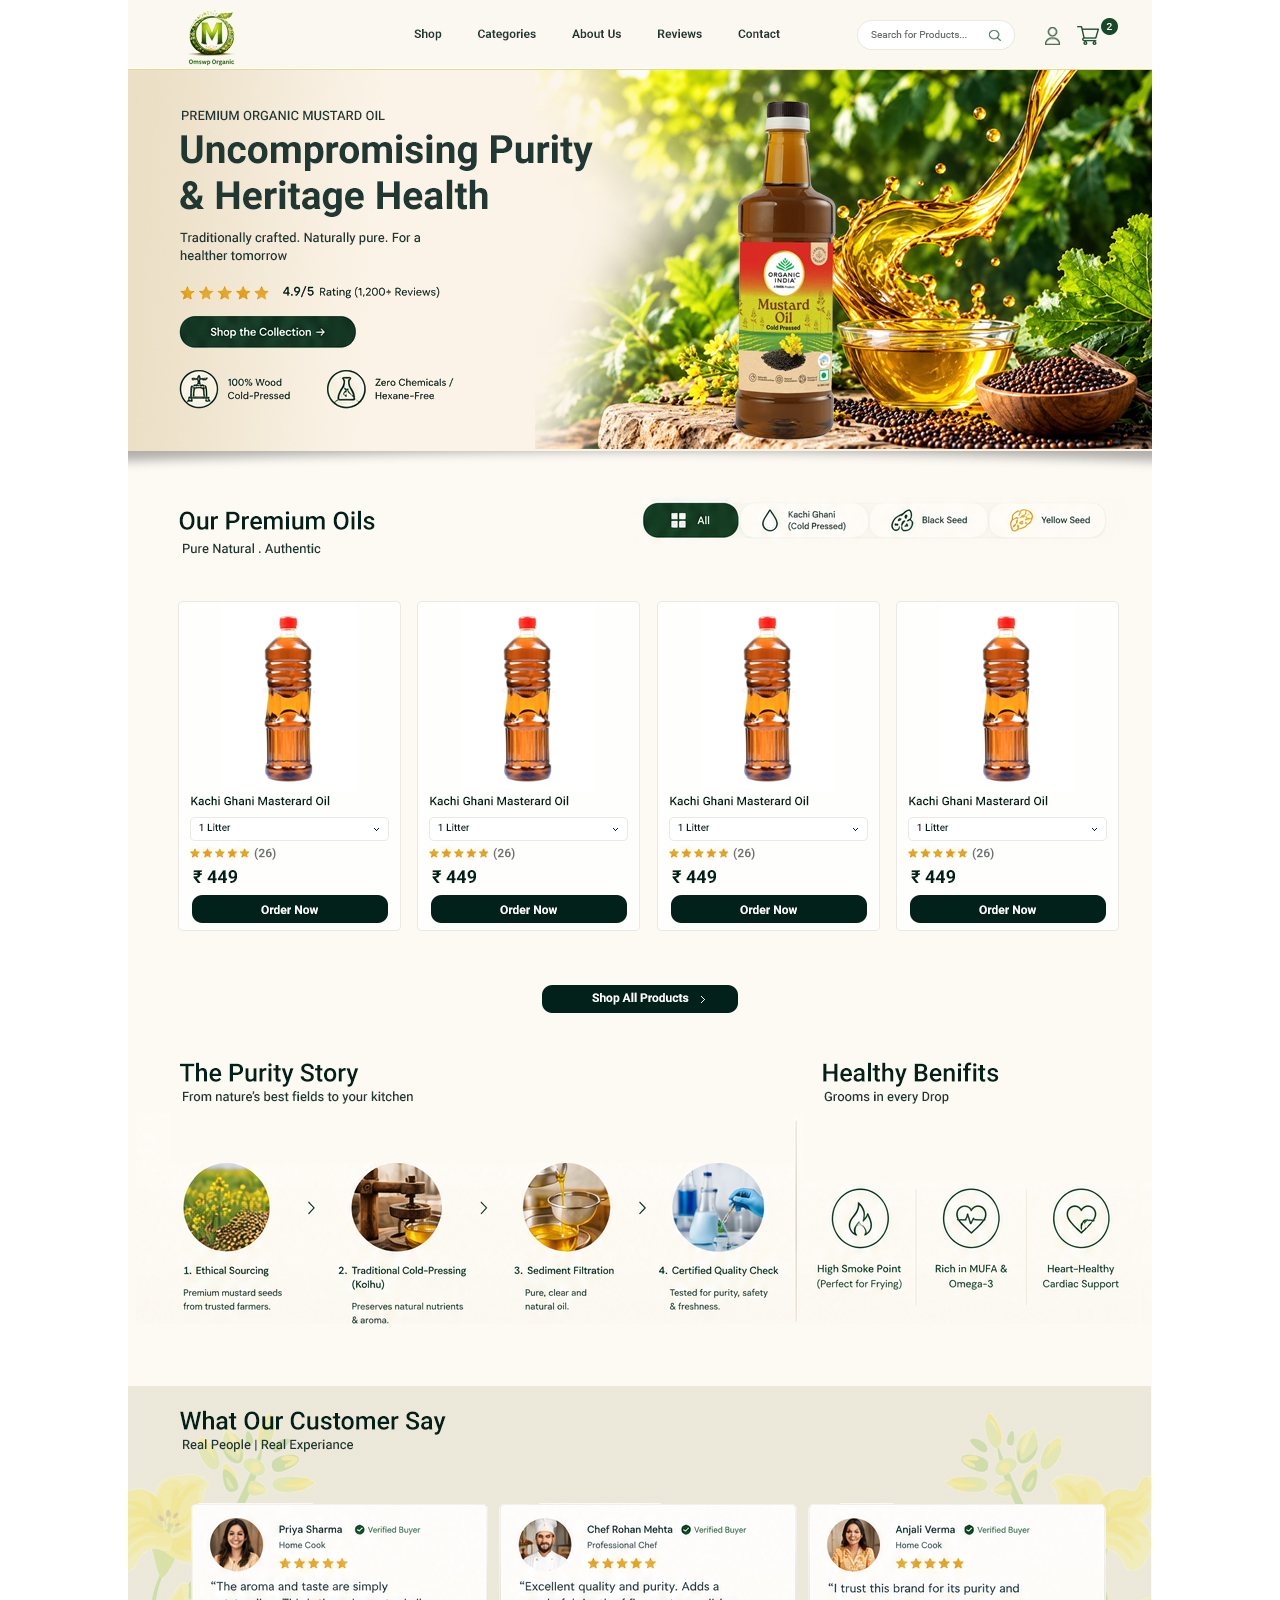
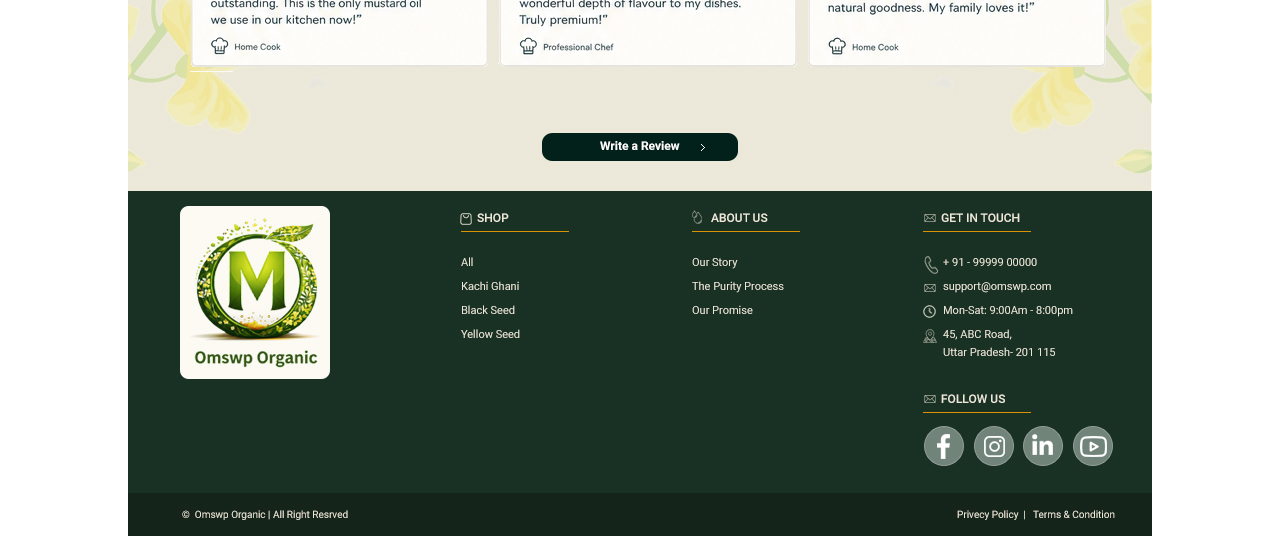
<file: mock/index.html>
<!DOCTYPE html PUBLIC "-//W3C//DTD XHTML 1.0 Transitional//EN" "http://www.w3.org/TR/xhtml1/DTD/xhtml1-transitional.dtd">
<html xmlns="http://www.w3.org/1999/xhtml">
<head>
<meta http-equiv="Content-Type" content="text/html; charset=utf-8" />
<title>Untitled Document</title>
<style>
body{ margin:0px; padding:0px;}
#home{ background:url(index.jpg) no-repeat center; height:2136px;}
</style>
</head>

<body>
<div id="home">&nbsp;</div>
</body>
</html>
</file>
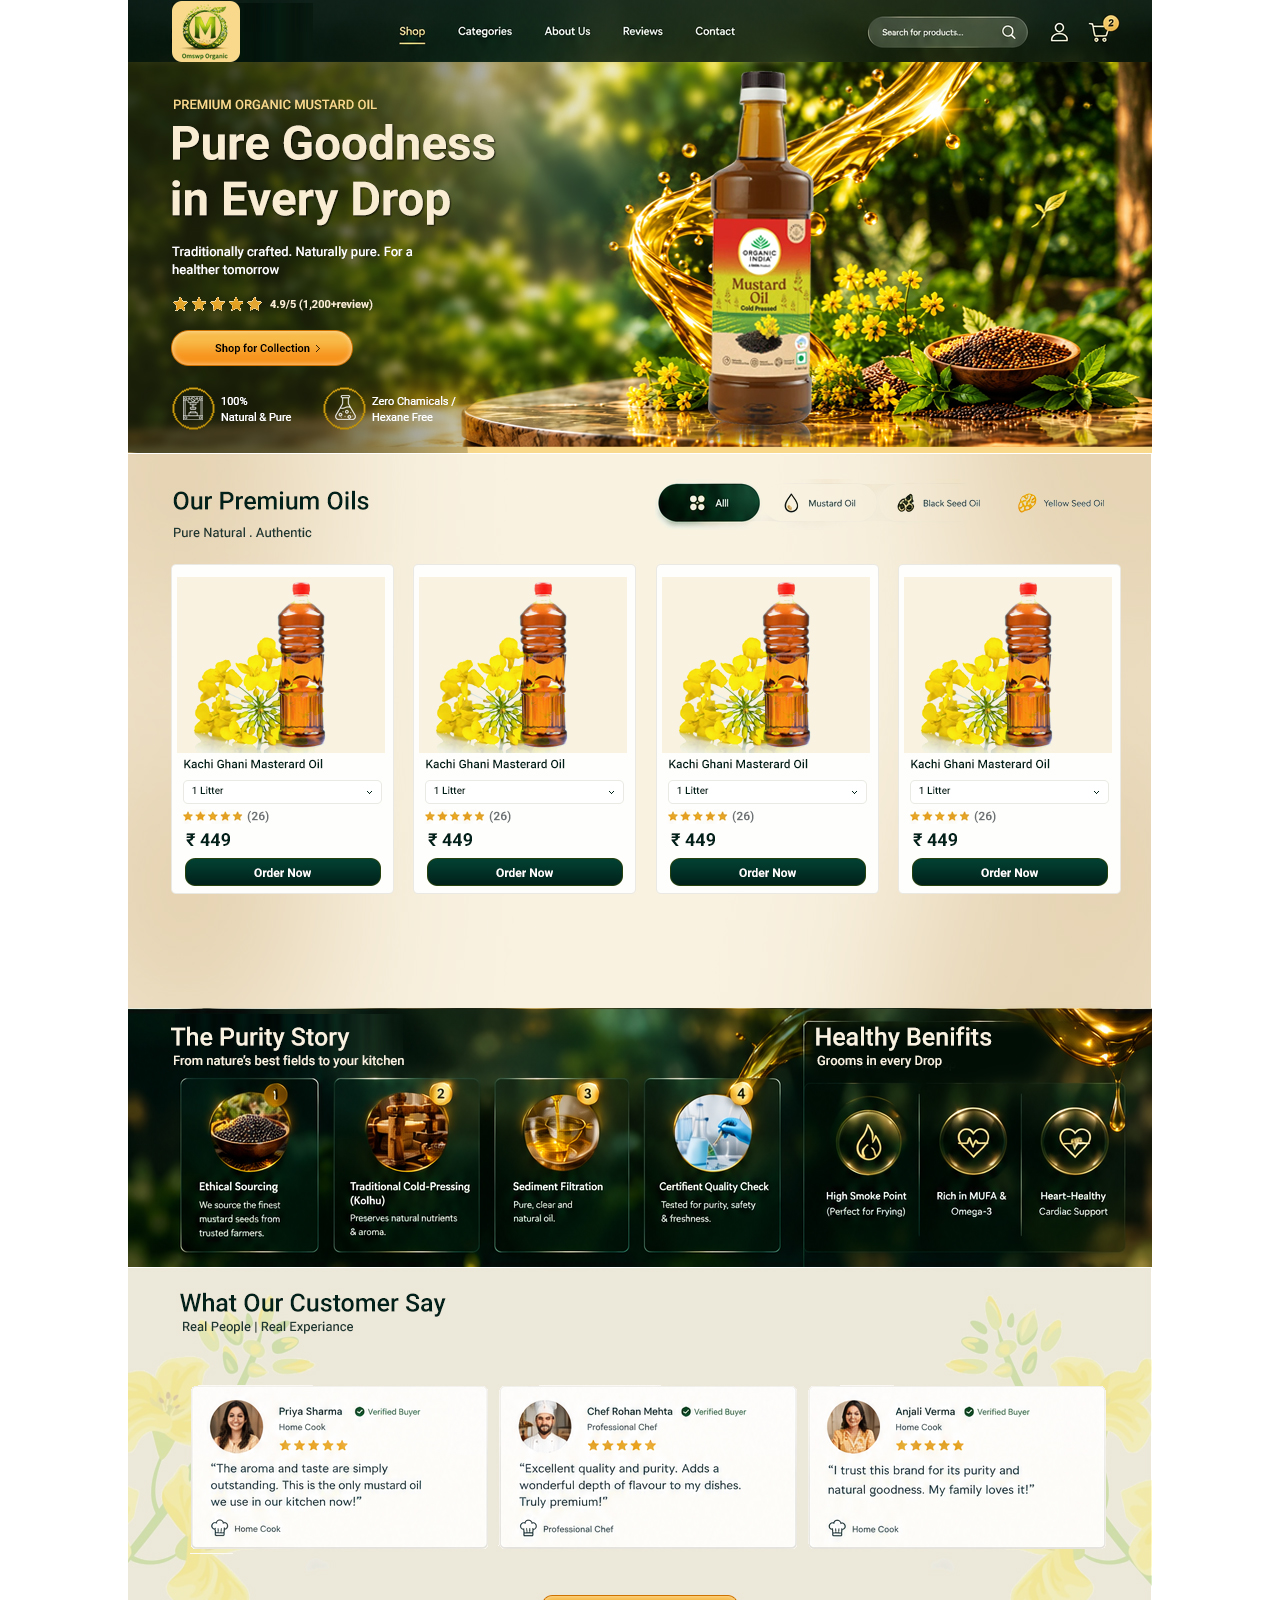
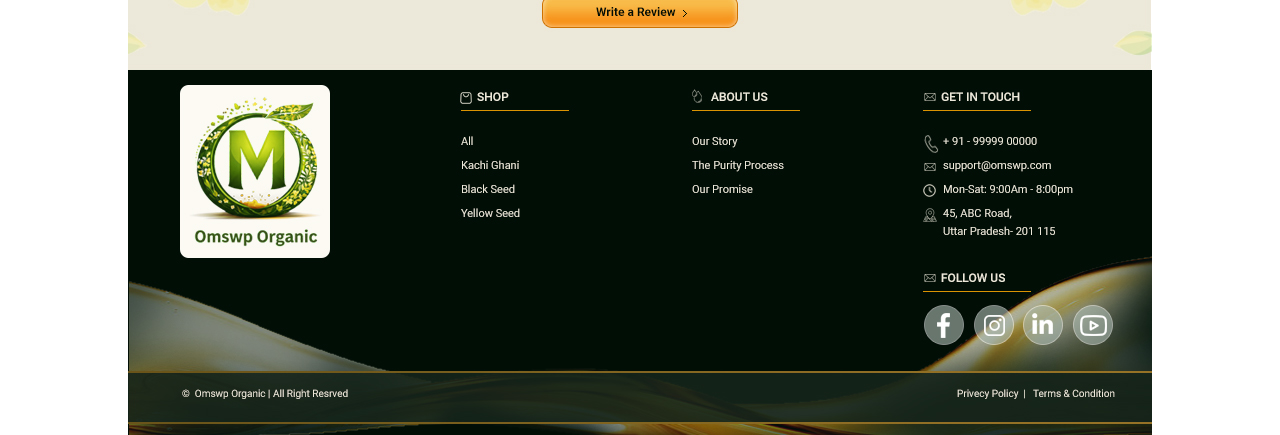
<file: mock/index1.html>
<!DOCTYPE html PUBLIC "-//W3C//DTD XHTML 1.0 Transitional//EN" "http://www.w3.org/TR/xhtml1/DTD/xhtml1-transitional.dtd">
<html xmlns="http://www.w3.org/1999/xhtml">
<head>
<meta http-equiv="Content-Type" content="text/html; charset=utf-8" />
<title>Untitled Document</title>
<style>
body{ margin:0px; padding:0px;}
#home{ background:url(index1.jpg) no-repeat center; height:2035px;}
</style>
</head>

<body>
<div id="home">&nbsp;</div>
</body>
</html>
</file>
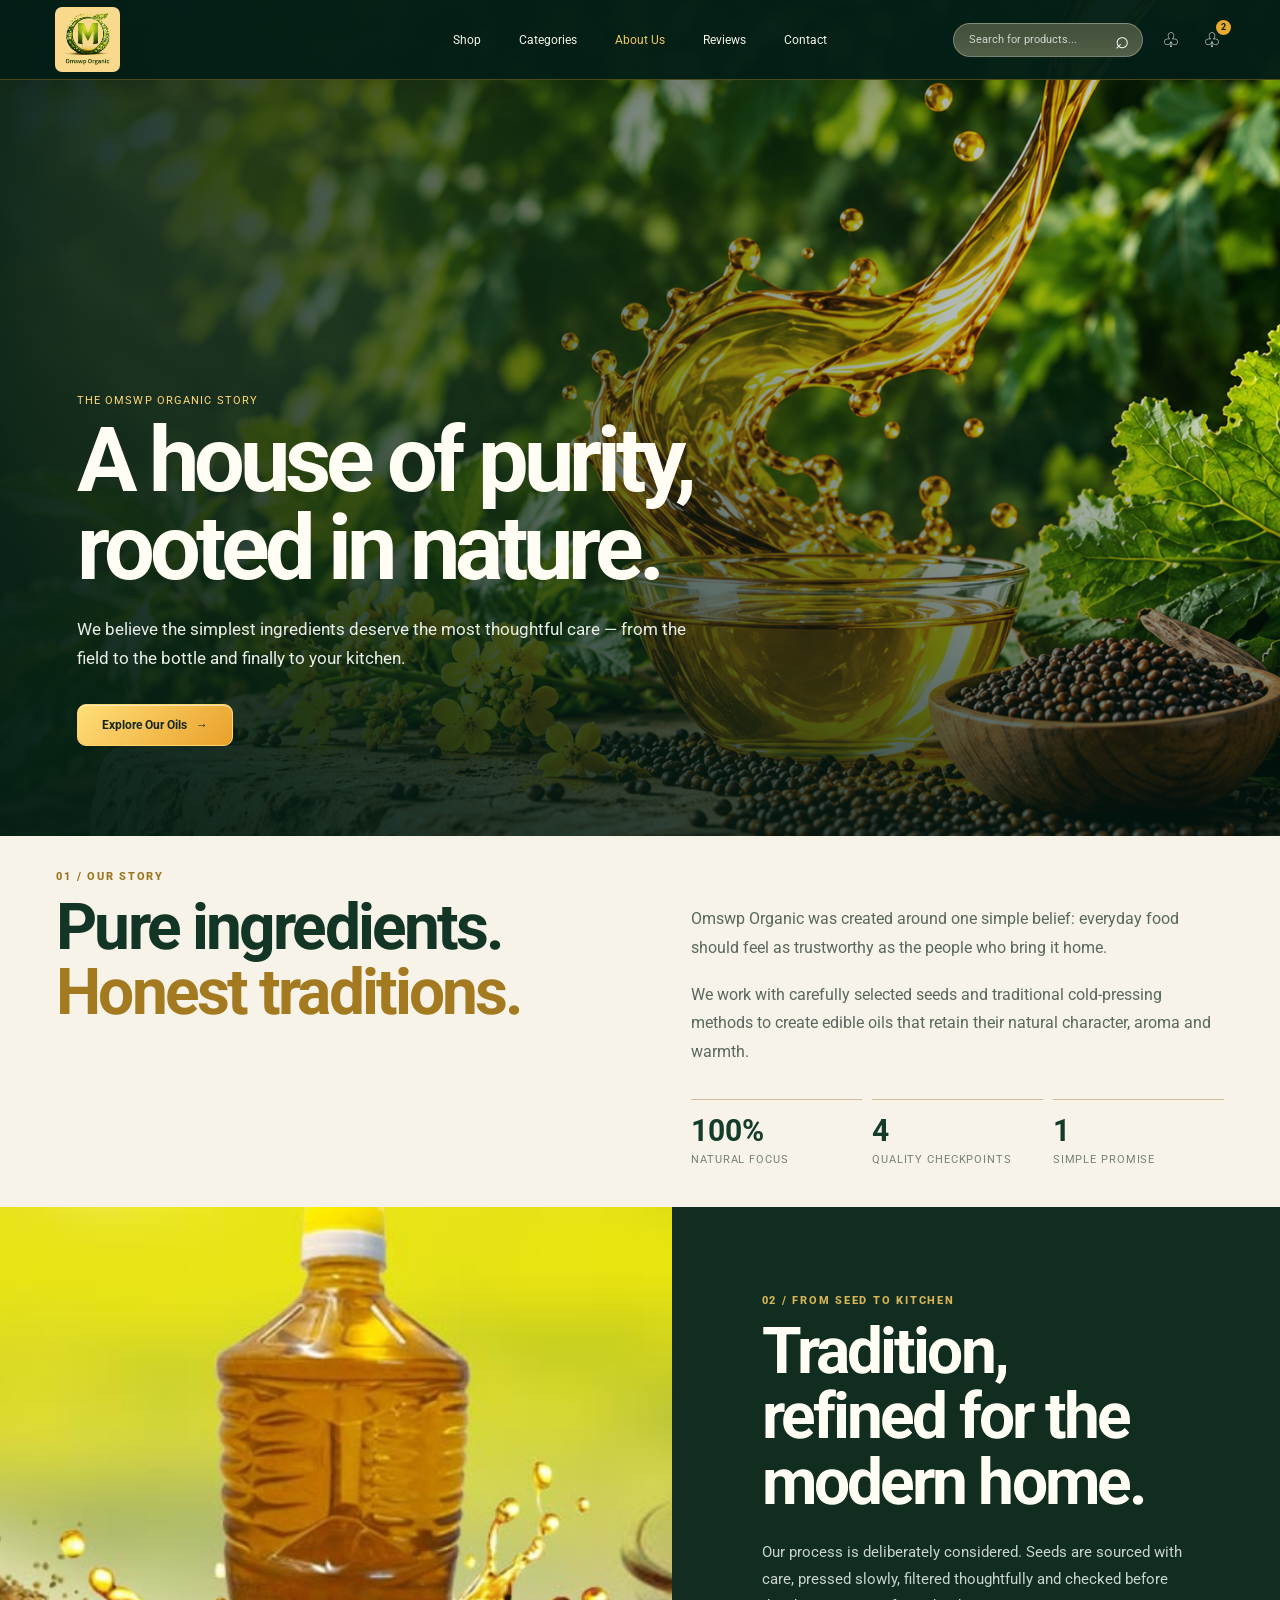
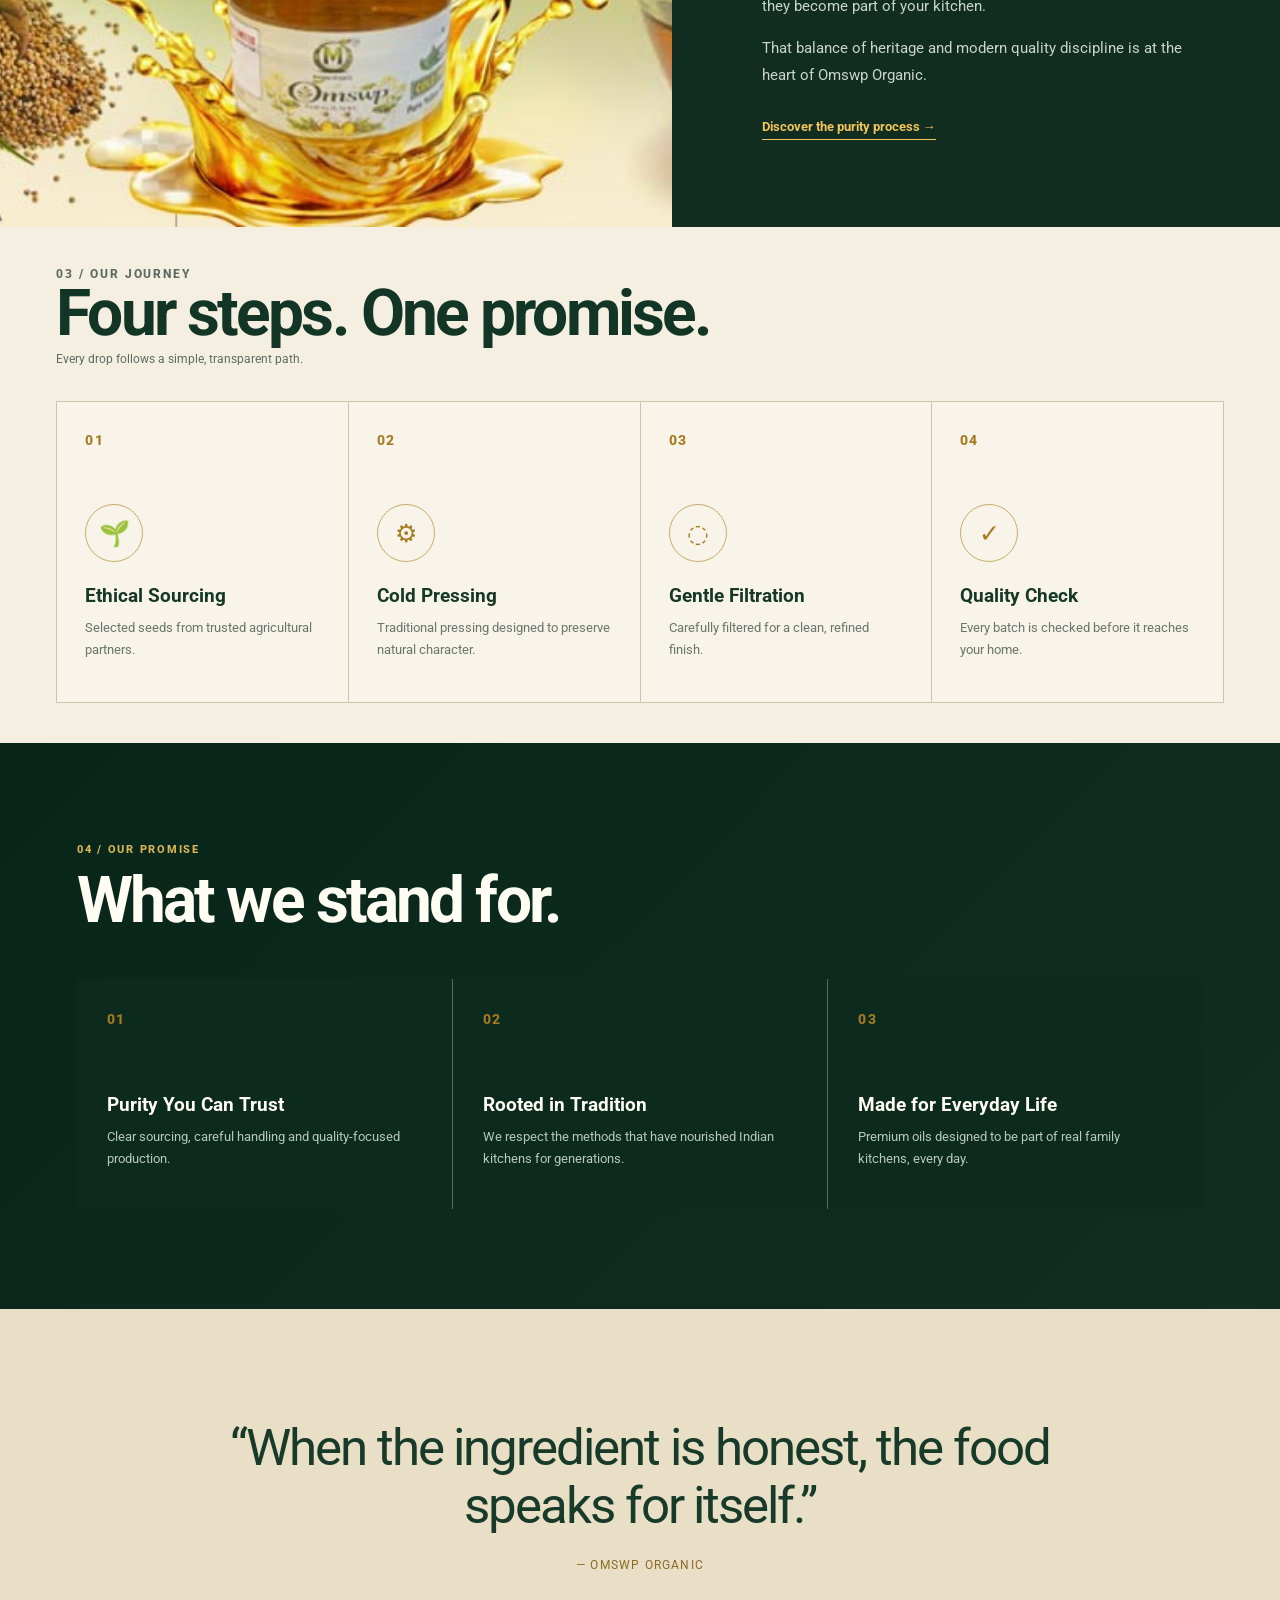
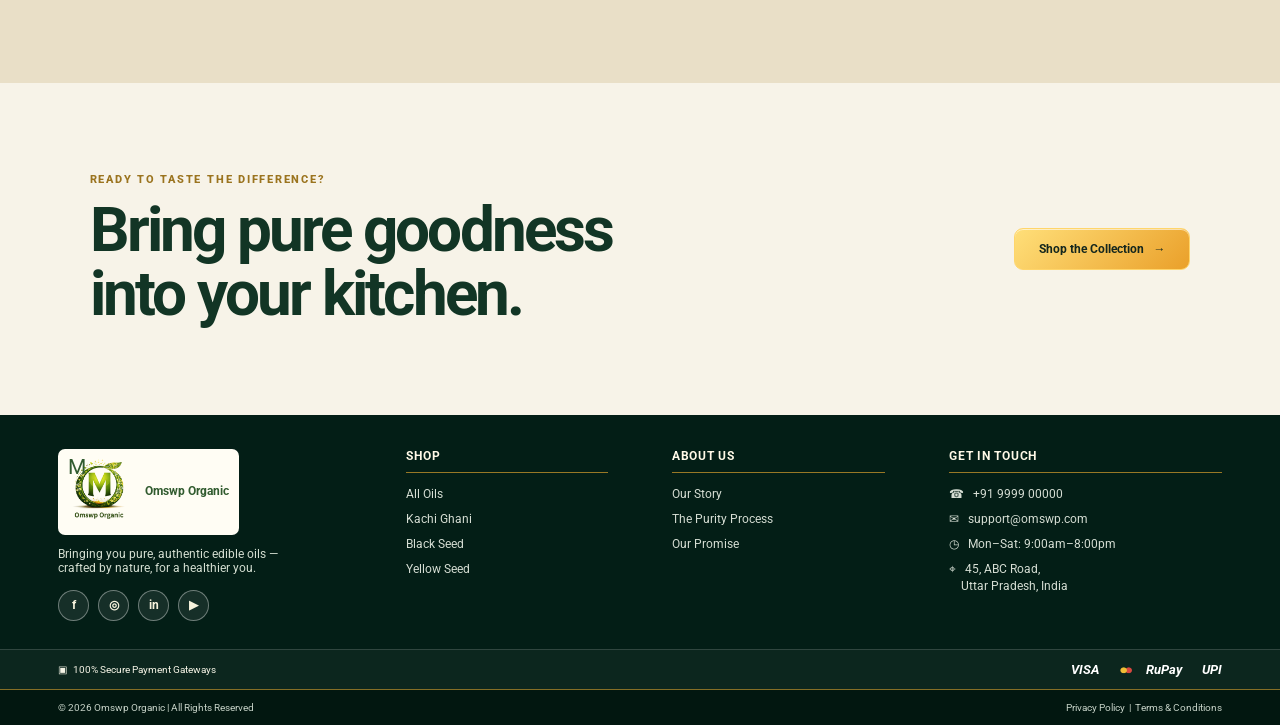
<file: webapp/about.html>
<!doctype html>
<html lang="en">

<head>
    <meta charset="utf-8">
    <meta name="viewport" content="width=device-width,initial-scale=1">
    <meta name="description" content="About Omswp Organic — our story, purity promise and traditional cold-pressed process.">
    <title>About Us | Omswp Organic</title>
    <link rel="preconnect" href="https://fonts.googleapis.com">
    <link rel="preconnect" href="https://fonts.gstatic.com" crossorigin>
    <link href="https://fonts.googleapis.com/css2?family=Roboto:wght@300;400;500;600;700;800&display=swap" rel="stylesheet">
    <link rel="stylesheet" href="assets/style/style.css">
</head>

<body class="about-page">
    <header class="site-header">
        <a class="brand" href="index.html#home" aria-label="Omswp Organic home"><span class="brand-mark">M</span><span
                class="brand-name">Omswp Organic</span></a>
        <button class="menu-toggle" id="about-menu-toggle" aria-label="Toggle navigation" aria-expanded="false">☰</button>
        <nav class="main-nav" id="about-main-nav" aria-label="Main navigation">
            <a href="index.html#home">Shop</a><a href="index.html#premium-oils">Categories</a><a class="active" href="about.html">About
                Us</a><a href="index.html#customer-reviews">Reviews</a><a href="index.html#footer-section">Contact</a>
        </nav>
        <div class="header-actions">
            <form class="search-form" role="search"><label class="visually-hidden" for="about-search">Search</label><input
                    id="about-search" type="search" placeholder="Search for products..."><button type="submit"
                    aria-label="Search">⌕</button></form><a class="icon-button" href="index.html#premium-oils"
                aria-label="Shop">♧</a><a class="icon-button cart-button" href="index.html#premium-oils" aria-label="Shopping cart">♧<span
                    class="cart-count">2</span></a>
        </div>
    </header>
    <main>
        <section class="about-hero">
            <div class="about-hero-image"></div>
            <div class="about-hero-overlay"></div>
            <div class="about-hero-content">
                <p class="eyebrow">The Omswp Organic story</p>
                <h1>A house of purity,<br>rooted in nature.</h1>
                <p>We believe the simplest ingredients deserve the most thoughtful care — from the field to the bottle
                    and finally to your kitchen.</p><a class="button button-gold" href="index.html#premium-oils">Explore
                    Our Oils <span>→</span></a>
            </div>
        </section>
        <section class="about-intro section-pad">
            <div class="about-kicker">01 / Our Story</div>
            <div class="about-intro-grid">
                <div>
                    <h2>Pure ingredients.<br><em>Honest traditions.</em></h2>
                </div>
                <div>
                    <p>Omswp Organic was created around one simple belief: everyday food should feel as trustworthy as
                        the people who bring it home.</p>
                    <p>We work with carefully selected seeds and traditional cold-pressing methods to create edible
                        oils that retain their natural character, aroma and warmth.</p>
                    <div class="about-stat-row">
                        <div><strong>100%</strong><span>Natural focus</span></div>
                        <div><strong>4</strong><span>Quality checkpoints</span></div>
                        <div><strong>1</strong><span>Simple promise</span></div>
                    </div>
                </div>
            </div>
        </section>
        <section class="story-feature">
            <div class="story-feature-image"></div>
            <div class="story-feature-copy">
                <p class="about-kicker">02 / From Seed to Kitchen</p>
                <h2>Tradition, refined for the modern home.</h2>
                <p>Our process is deliberately considered. Seeds are sourced with care, pressed slowly, filtered
                    thoughtfully and checked before they become part of your kitchen.</p>
                <p>That balance of heritage and modern quality discipline is at the heart of Omswp Organic.</p><a class="text-link"
                    href="index.html#purity-story">Discover the purity process →</a>
            </div>
        </section>
        <section class="journey-section section-pad">
            <div class="section-heading-row">
                <div>
                    <p class="about-kicker">03 / Our Journey</p>
                    <h2>Four steps. One promise.</h2>
                    <p>Every drop follows a simple, transparent path.</p>
                </div>
            </div>
            <div class="journey-grid">
                <article><span>01</span>
                    <div class="journey-icon">🌱</div>
                    <h3>Ethical Sourcing</h3>
                    <p>Selected seeds from trusted agricultural partners.</p>
                </article>
                <article><span>02</span>
                    <div class="journey-icon">⚙</div>
                    <h3>Cold Pressing</h3>
                    <p>Traditional pressing designed to preserve natural character.</p>
                </article>
                <article><span>03</span>
                    <div class="journey-icon">◌</div>
                    <h3>Gentle Filtration</h3>
                    <p>Carefully filtered for a clean, refined finish.</p>
                </article>
                <article><span>04</span>
                    <div class="journey-icon">✓</div>
                    <h3>Quality Check</h3>
                    <p>Every batch is checked before it reaches your home.</p>
                </article>
            </div>
        </section>
        <section class="promise-section" id="our-promise">
            <div class="promise-inner">
                <p class="about-kicker">04 / Our Promise</p>
                <h2>What we stand for.</h2>
                <div class="promise-grid">
                    <article><span>01</span>
                        <h3>Purity You Can Trust</h3>
                        <p>Clear sourcing, careful handling and quality-focused production.</p>
                    </article>
                    <article><span>02</span>
                        <h3>Rooted in Tradition</h3>
                        <p>We respect the methods that have nourished Indian kitchens for generations.</p>
                    </article>
                    <article><span>03</span>
                        <h3>Made for Everyday Life</h3>
                        <p>Premium oils designed to be part of real family kitchens, every day.</p>
                    </article>
                </div>
            </div>
        </section>
        <section class="about-quote">
            <p>“When the ingredient is honest, the food speaks for itself.”</p><span>— Omswp Organic</span>
        </section>
        <section class="about-cta">
            <div>
                <p class="about-kicker">Ready to taste the difference?</p>
                <h2>Bring pure goodness<br>into your kitchen.</h2>
            </div><a class="button button-gold" href="index.html#premium-oils">Shop the Collection <span>→</span></a>
        </section>
    </main>
    <footer id="footer-section">
        <div class="footer-main">
            <div class="footer-brand-col"><a class="footer-logo" href="index.html#home"><span class="brand-mark">M</span><strong>Omswp
                        Organic</strong></a>
                <p>Bringing you pure, authentic edible oils — crafted by nature, for a healthier you.</p>
                <div class="social-links"><a href="#footer-section" aria-label="Facebook">f</a><a href="#footer-section"
                        aria-label="Instagram">◎</a><a href="#footer-section" aria-label="LinkedIn">in</a><a href="#footer-section"
                        aria-label="YouTube">▶</a></div>
            </div>
            <div class="footer-col">
                <h2>Shop</h2><a href="index.html#premium-oils">All Oils</a><a href="index.html#premium-oils">Kachi
                    Ghani</a><a href="index.html#premium-oils">Black Seed</a><a href="index.html#premium-oils">Yellow
                    Seed</a>
            </div>
            <div class="footer-col">
                <h2>About Us</h2><a href="about.html">Our Story</a><a href="index.html#purity-story">The Purity Process</a><a
                    href="about.html#our-promise">Our Promise</a>
            </div>
            <div class="footer-col contact-col">
                <h2>Get in Touch</h2>
                <p>☎ &nbsp; +91 9999 00000</p>
                <p>✉ &nbsp; support@omswp.com</p>
                <p>◷ &nbsp; Mon–Sat: 9:00am–8:00pm</p>
                <p>⌖ &nbsp; 45, ABC Road,<br> &nbsp;&nbsp;&nbsp; Uttar Pradesh, India</p>
            </div>
        </div>
        <div class="payment-strip"><span>▣ &nbsp; 100% Secure Payment Gateways</span>
            <div class="payment-logos"><b>VISA</b><b class="mastercard">●●</b><b>RuPay</b><b>UPI</b></div>
        </div>
        <div class="footer-bottom"><span>© 2026 Omswp Organic | All Rights Reserved</span><span><a href="#footer-section">Privacy
                    Policy</a> &nbsp;|&nbsp; <a href="#footer-section">Terms &amp; Conditions</a></span></div>
    </footer>
    <script>const b = document.getElementById('about-menu-toggle'), n = document.getElementById('about-main-nav'); b.addEventListener('click', () => { const o = n.classList.toggle('nav-open'); b.setAttribute('aria-expanded', o) }); n.querySelectorAll('a').forEach(a => a.addEventListener('click', () => { n.classList.remove('nav-open'); b.setAttribute('aria-expanded', 'false') })); document.querySelector('.search-form').addEventListener('submit', e => { e.preventDefault(); location.href = 'index.html#premium-oils' });</script>
</body>

</html>
</file>
<file: webapp/assets/style/style.css>
/* Omswp Organic responsive storefront — all styling is external. */
:root{
  --green:#08271d;
  --green2:#103e2d;
  --gold:#e8a92d;
  --goldlight:#ffd879;
  --cream:#f6f1df;
  --ink:#17352b;
  --muted:#5e6b62;
  --line:#dedccd;
  --header-height:64px
}
*{
  box-sizing:border-box
}
html{
  scroll-behavior:smooth;
  scroll-padding-top:calc(var(--header-height) + 18px)
}
body{
  margin:0;
  color:var(--ink);
  background:#fffdf6;
  font-family: "Roboto", sans-serif;
}
body.modal-open{
  overflow:hidden
}

a{
  color:inherit;
  text-decoration:none
}
button,input,select,textarea{
  font:inherit
}
button{
  cursor:pointer
}
img{
  display:block;
  max-width:100%
}
[hidden]{
  display:none!important
}
.visually-hidden{
  position:absolute;
  width:1px;
  height:1px;
  padding:0;
  margin:-1px;
  overflow:hidden;
  clip:rect(0,0,0,0);
  white-space:nowrap;
  border:0
}
/* metrial icon */

.chef{
  background: url("../images/icons/chef_hat_1F1F1.svg") center right/cover no-repeat ;
  width:25px;
  height: 25px;
}
.chef:hover {
  background: url("../images/icons/chef_hat_FFFFFF.svg") center right/cover no-repeat ;
  width:25px;
  height: 25px;
}


/* Header Section -Fixed navigation */
.site-header{ 
  position:fixed;
  inset:0 0 auto;
  z-index:1000;
  min-height:var(--header-height);
  display:grid;
  grid-template-columns:minmax(130px,1fr) auto minmax(220px,1fr);
  align-items:center;
  gap:24px;
  padding:7px clamp(20px,4.3vw,56px);
  background:rgba(4,30,22,.97);
  border-bottom:1px solid #b88b2c66;
  color:#fffdf1;
  box-shadow:0 8px 24px #0002
}
 .brand{
  display:inline-flex;
  align-items:center;
  gap:8px;
  background: #f9d98c url("../images/Omswp Organic Logo.png") center right/cover no-repeat;
  width:65px;
  height:65px;
  text-indent: -99999px;
  border-radius: 7px;
}
.main-nav{
  display:flex;
  align-items:center;
  justify-content:center;
  gap:clamp(18px,3vw,38px)
}
.main-nav a{
  position:relative;
  padding:10px 0;
  color:#f6f6e9;
  font-size:12px;
  transition:color .25s
}
.main-nav a:after{
  content:"";
  position:absolute;
  left:0;
  right:100%;
  bottom:3px;
  height:2px;
  background:var(--gold);
  transition:right .25s
}
.main-nav a:hover,.main-nav a:focus-visible{
  color:var(--goldlight)
}
.main-nav a:hover:after,.main-nav a:focus-visible:after{
  right:0
}
.header-actions{
  display:flex;
  align-items:center;
  justify-content:flex-end;
  gap:15px
}
.search-form{
  display:flex;
  align-items:center;
  width:min(190px,100%);
  height:34px;
  padding:0 7px 0 13px;
  border:1px solid #ffffff47;
  border-radius:22px;
  background: #525f48;
background: linear-gradient(90deg,#525f48 0%, #43523c 80%);
background: -webkit-linear-gradient(90deg,#525f48 0%, #43523c 80%);
background: -moz-linear-gradient(90deg,#525f48 0%, #43523c 80%);
}
.search-form input{
  min-width:0;
  width:100%;
  border:0;
  outline:0;
  color:white;
  background:transparent;
  font-size:11px
}
.search-form input::placeholder{
  color:#ffffffbf
}
.search-form button,.icon-button{
  border:0;
  color:white;
  background:transparent
}
.search-form button{
  font-size:24px;
  line-height:1;
}
.buttonHead{
  background:transparent;
  display:inline-flex;
  align-items:center;
  justify-content:center;
  border:1px solid transparent;
}
.icon-button{
  position:relative;
  min-width:22px;
  padding:4px;
  font-size:20px;
  transition:color .2s,transform .2s
}
.icon-button:hover{
  color:var(--goldlight);
  transform:translateY(-2px)
}
.cart-count{
  position:absolute;
  top:-4px;
  right:-6px;
  display:grid;
  place-items:center;
  width:15px;
  height:15px;
  border-radius:50%;
  background:var(--gold);
  color:var(--green);
  font-size:9px;
  font-weight:800
}
.menu-toggle{
  display:none;
  color:white;
  background:none;
  border:1px solid #ffffff4d;
  border-radius:8px;
  padding:6px 10px
}
/* Hero: text and background art are independent layers */
.hero{
  --hero-overlay:linear-gradient(90deg,rgba(5,28,20,.96),rgba(5,28,20,.78) 42%,rgba(5,28,20,.06));
  position:relative;
  isolation:isolate;
  display:flex;
  align-items:center;
  min-height:400px;
  margin-top:var(--header-height);
  overflow:hidden;
  background:#08251b;
  color:#fffdf0
}
.hero:before{
  content:"";
  position:absolute;
  z-index:-1;
  inset:0;
  background:var(--hero-overlay);
  transition:background 1s
}
.hero-art{
  position:absolute;
  z-index:-2;
  inset:0 0 0 23%;
  background:url("../images/hero-oil-art-yellow.jpg") center right/cover no-repeat;
  transition:transform 1.2s
}
.hero-content{
  width:min(600px,58%);
  padding:46px 0 44px clamp(28px,4.4vw,58px);
  position: absolute;
  top: 0;
  z-index: 1;
}
.eyebrow{
  margin:0 0 8px;
  color:var(--goldlight);
  font-size:11px;
  letter-spacing:.1em;
  text-transform:uppercase
}
.hero h1{
  margin:0;
  max-width:560px;
  color:#fffdf1;
  font:500 clamp(42px,5.2vw,68px)/.98 ;
  letter-spacing:-.045em
}
.hero-description{
  margin:18px 0 12px;
  color:#fffff3e6;
  font-size:14px
}
.hero-pagination{
  position:absolute;
  right:22px;
  bottom:17px;
  display:flex;
  gap:6px
}
.hero-pagination button{
  width:7px;
  height:7px;
  padding:0;
  border:1px solid #fffd;
  border-radius:99px;
  background:transparent;
  transition:width .25s,background .25s
}
.hero-pagination button.active{
  width:22px;
  background:var(--gold);
  border-color:var(--gold)
}
.rating-line{
  display:flex;
  flex-wrap:wrap;
  align-items:center;
  gap:12px;
  margin:8px 0 19px;
  font-size:11px
}
.stars{
  color:#e9aa25;
  letter-spacing:1.5px;
  font-size:15px;
  white-space:nowrap
}
.button{
  display:inline-flex;
  align-items:center;
  justify-content:center;
  gap:9px;
  min-height:42px;
  padding:10px 24px;
  border:1px solid transparent;
  border-radius:9px;
  font-size:12px;
  font-weight:700;
  transition:background-color .25s,border-color .25s,color .25s,box-shadow .25s,transform .25s
}
.button:hover,.button:focus-visible{
  transform:translateY(-2px);
  box-shadow:0 8px 18px #0003
}
.button-gold{
  border-color:#ffd56a;
  color:#15271d;
  background:linear-gradient(135deg,#ffdf79,#eaa02a);
  box-shadow:inset 0 1px 0 #ffffff99
}
.button-gold:hover,.button-gold:focus-visible{
  border-color:#fff4b5;
  background:linear-gradient(135deg,#ffe9a2,#f3b33a)
}
.button-dark{
  width:100%;
  color:white;
  background:linear-gradient(135deg,#0d4b36,#062a20);
  border-color:#266447
}
.button-dark:hover,.button-dark:focus-visible{
  color:#fff2bf;
  background:#164f37;
  border-color:var(--gold)
}
.button-dark.is-confirmed{
  color:#f9e6a2;
  border-color:var(--gold)
}
.trust-row{
  display:flex;
  align-items:stretch;
  margin-top:28px
}
.trust-item{
  display:flex;
  align-items:center;
  gap:9px;
  padding:0 17px;
  border-right:1px solid #ffffff38;
  color:#f5f3df;
  font-size:11px;
  line-height:1.45
}
.trust-item:first-child{
  padding-left:0
}
.trust-item:last-child{
  border:0
}
.trust-icon{
  display:grid;
  place-items:center;
  width:39px;
  height:39px;
  flex:0 0 39px;
  border:1px solid var(--gold);
  border-radius:50%;
  color:var(--goldlight);
  font-size:20px
}
/* .hero-side-note{
  position:absolute;
  top:17%;
  right:4.5%;
  color:#fff3c4;
  font:italic clamp(18px,2.1vw,28px)/1.05;
  text-align:center;
  text-shadow:0 3px 12px #001b12
} */

/* Headings and product filter/grid */
.section-pad{
  padding:34px clamp(22px,4.4vw,58px) 40px
}
.section-heading-row{
  display:flex;
  justify-content:space-between;
  align-items:end;
  gap:24px;
  margin-bottom:20px
}
h2{
  margin:0;
  color:var(--ink);
  font:500 clamp(26px,3vw,34px)/1.1;
  letter-spacing:-.025em
}
.section-heading-row p,.section-heading p{
  margin:6px 0 0;
  color:var(--muted);
  font-size:12px
}
.products-section{
  background:linear-gradient(120deg,#fbf7e9,#f2e8ca)
}
.filter-tabs{
  display:flex;
  flex-wrap:wrap;
  justify-content:flex-end;
  gap:7px
}
.filter-tab{
  display:inline-flex;
  align-items:center;
  gap:7px;
  min-height:38px;
  padding:8px 14px;
  border:1px solid transparent;
  border-radius:25px;
  color:#36463d;
  background:#ffffff61;
  font-size:11px;
  transition:all .25s
}
.filter-tab:hover,.filter-tab:focus-visible{
  border-color:#b5c6a0;
  background:#fffdf5;
  box-shadow:0 5px 12px #113a260f
}
.filter-tab.is-active{
  border-color:#296347;
  color:white;
  background:linear-gradient(135deg,#14533a,#07291e);
  box-shadow:0 5px 13px #09302029
}
.product-grid{
  display:grid;
  grid-template-columns:repeat(4,minmax(0,1fr));
  gap:16px
}
.product-card{
  min-width:0;
  overflow:hidden;
  border:1px solid #deded4;
  border-radius:7px;
  background:#fff;
  box-shadow:0 2px 5px #1d31240a;
  transition:transform .28s,box-shadow .28s,border-color .28s;
  cursor: pointer;
}
.product-card:hover{
  transform:translateY(-5px);
  border-color:#c5d2b9;
  box-shadow:0 14px 30px #183f2a24
}
.product-image{
  position:relative;
  display:grid;
  place-items:center;
  height:335px;
  margin:8px 8px 0;
  overflow:hidden;
  background:#f5f1e3
}
.product-image img{
  width:100%;
  height:100%;
  object-fit:cover;
  mix-blend-mode:multiply;
  transition:transform .4s
}
.product-card:hover .product-image img{
  transform:scale(1.055)
}
.product-tag{
  position:absolute;
  z-index:1;
  top:8px;
  left:8px;
  padding:3px 9px;
  border-radius:20px;
  color:#fff5d0;
  background:#294d2e;
  font-size:9px
}
.product-info{
  padding:9px 10px 11px
}
.product-info h3{
  min-height:20px;
  margin:0 0 7px;
  color:#1e3028;
  font-size:12px;
  font-weight:600
}
.quantity-select{
  width:100%;
  min-height:30px;
  padding:4px 8px;
  border:1px solid #d8ddd4;
  border-radius:4px;
  color:#26372f;
  background:#fff;
  font-size:11px
}
.quantity-select:focus{
  outline:2px solid #e8a92d73;
  border-color:var(--gold)
}
.product-rating{
  display:flex;
  align-items:center;
  gap:7px;
  margin-top:7px;
  color:#5d695f;
  font-size:10px
}
.product-rating .stars{
  font-size:13px
}
.price{
  margin:3px 0 8px;
  color:#17382a;
  font-size:17px;
  font-weight:750
}
/* Purity timeline and benefit icons */
.purity-benefits{
  display:grid;
  grid-template-columns:minmax(0,1.7fr) minmax(280px,1fr);
  color:#f7f7e9;
  background: #f9d98c url("../images/purity_bg.jpg") center right/cover no-repeat;
  /* background:radial-gradient(ellipse at 100% 0%,#cf971c33,transparent 40%),linear-gradient(125deg,#061f17,#0c3828 65%,#041a13) */
}
.purity-panel,.benefits-panel{
  padding:28px clamp(20px,4.4vw,56px) 32px
}
.benefits-panel{
  border-left:1px solid #debe5d40
}
.light-heading h2{
  color:#fff9e9;
  font-size:clamp(25px,2.6vw,31px)
}
.light-heading p{
  color:#d1dccb
}
.process-grid{
  display:grid;
  grid-template-columns:repeat(4,minmax(0,1fr));
  gap:11px;
  margin-top:17px
}
.process-card{
  position:relative;
  min-width:0;
  padding:12px;
  border:1px solid dcb240;
  border:1px solid rgba(188,220,178,.25);
  border-radius:7px;
  background:linear-gradient(145deg,#ffffff14,#ffffff04);
  transition:border-color .35s,box-shadow .35s,transform .35s
}
.process-card:hover{
  transform:translateY(-3px);
  border-color:var(--goldlight);
  box-shadow:0 0 0 1px #ffd6711a,0 8px 24px #0003
}
.process-card .imgRound{
  width: 75px;
  height: 75px;
  border-radius: 50%;
  border:1px solid #8E5D02;
  margin: 5px auto;
  background: #8E5D02;
background: linear-gradient(90deg,rgba(142, 93, 2, 1) 0%, rgba(207, 155, 7, 1) 20%, rgba(207, 155, 7, 1) 100%, rgba(255, 250, 198, 1) 49%, rgba(237, 221, 83, 1) 75%);

}
.process-card img{
  width:75px;
  height:75px;
  margin:0 auto 10px;
  border:1px solid #ffd776b3;
  border-radius:50%;
  object-fit:cover
}


.step-number{
  position:absolute;
  top:16px;
  right:27%;
  display:grid;
  place-items:center;
  width:22px;
  height:22px;
  border-radius:50%;
  color:#1a2e20;
  background:var(--goldlight);
  font-size:11px;
  font-weight:800
}
.process-card h3{
  margin:0 0 5px;
  color:#fffbe9;
  font-size:14px;
  line-height:1.35
}
.process-card p{
  margin:0;
  color:#d4ded1;
  font-size:12px;
  line-height:1.5
}
.benefits-grid{
  display:grid;
  grid-template-columns:repeat(3,minmax(0,1fr));
  gap:8px;
  margin-top:22px
}
.benefit-card{
  min-width:0;
  padding:8px 5px 0;
  text-align:center;
  border-right:1px solid #ffffff24
}
.benefit-card:last-child{
  border:0
}
.benefit-card img{
  margin:0px auto 10px;
}
.benefit-card:hover .benefit-icon{
  transform:rotate(-5deg) scale(1.05);
  border-color:#fff0ac;
  box-shadow:0 0 0 5px #ffda7714,0 0 22px #ffc73f33
}
.benefit-card h3{
  margin:5px 0 4px;
  color:#fffbe9;
  font-size:14px;
  line-height:1.4
}
.benefit-card p{
  margin:0;
  color:#d5dfd2;
  font-size:12px
}
/* Customer reviews */
.reviews-section{
  background:#f4f1e4
}
.review-controls{
  display:flex;
  gap:8px
}
.round-control{
  display:grid;
  place-items:center;
  width:36px;
  height:36px;
  border:1px solid #d5d9cc;
  border-radius:50%;
  color:#143d2b;
  background:#fffdf7;
  font-size:24px;
  line-height:1;
  transition:all .25s
}
.round-control:hover{
  color:white;
  border-color:#164c35;
  background:#164c35;
  transform:translateY(-2px)
}
.review-track{
  display:grid;
  grid-auto-columns:calc((100% - 30px)/3);
  grid-auto-flow:column;
  gap:15px;
  overflow-x:hidden;
  scroll-snap-type:x mandatory;
  scrollbar-width:thin;
  padding:2px 1px 12px
}
.review-card{
  min-width:0;
  padding:16px;
  border:1px solid #e1e0d7;
  border-radius:6px;
  background:#ffffffe6;
  box-shadow:0 4px 13px #14312009;
  scroll-snap-align:start
}
.review-person{
  display:flex;
  align-items:center;
  gap:12px
}
.review-person img{
  width:48px;
  height:48px;
  flex:0 0 48px;
  border-radius:50%;
  object-fit:cover;
  background:#e7e1cd
}
.review-person h3{
  margin:0;
  font-size:11px;
  font-weight:700
}
.review-person p{
  margin:2px 0 0;
  color:var(--muted);
  font-size:10px
}
.verified{
  display:inline-block;
  margin-left:4px;
  color:#226e43;
  font-size:9px;
  font-weight:500
}
.review-person .stars{
  display:block;
  margin-top:3px;
  font-size:12px
}
.review-card blockquote{
  margin:13px 0 11px;
  color:#304239;
  font-size:12px;
  line-height:1.55
}
.review-role{
  margin:0;
  color:#66746a;
  font-size:10px
}
.review-cta{
  display:flex;
  justify-content:center;
  padding-top:18px
}
.review-cta .button{
  min-width:170px
}
/* Footer */
footer{
  color:#f4f3e5;
  background:#031e16
}
.footer-main{
  display:grid;
  grid-template-columns:1.2fr .85fr .9fr 1.15fr;
  gap:clamp(24px,5vw,65px);
  padding:34px clamp(22px,5vw,58px) 28px
}
.footer-brand-col{
  max-width:240px
}
.footer-logo{
  display:inline-flex;
  align-items:center;
  gap:10px;
  padding:6px 10px 8px;
  border-radius:7px;
  color:#315b2f;
  background:#fffdf4
}
.footer-logo .brand-mark{
  width:67px;
  height:72px;
  font-size:21px;
  background: url("../images/Omswp Organic Logo.png") center right/cover no-repeat;
}
.footer-logo strong{
  font-size:12px
}
.footer-brand-col>p{
  max-width:220px;
  color:#d5dfd2;
  font-size:12px
}
.social-links{
  display:flex;
  gap:9px;
  margin-top:15px
}
.social-links a{
  display:grid;
  place-items:center;
  width:31px;
  height:31px;
  border:1px solid #ffffff61;
  border-radius:50%;
  color:#f7f3dd;
  background:#ffffff14;
  font-size:12px;
  font-weight:700;
  transition:all .25s
}
.social-links a:hover{
  color:#09261b;
  border-color:var(--goldlight);
  background:var(--goldlight);
  transform:translateY(-3px)
}
.footer-col{
  display:flex;
  flex-direction:column;
  align-items:flex-start;
  gap:8px
}
.footer-col h2{
  width:100%;
  margin:0 0 5px;
  padding-bottom:9px;
  border-bottom:1px solid #e8a92da6;
  color:#fff9e7;
  font-size: 12px;
  font-weight: 700;
  text-transform:uppercase;
  letter-spacing:.06em
}
.footer-col>a,.footer-col>p{
  margin:0;
  color:#d6ded4;
  font-size:12px;
  line-height: 17px;
}
.footer-col>a{
  transition:color .2s,transform .2s
}
.footer-col>a:hover{
  color:var(--goldlight);
  transform:translateX(3px)
}
.contact-col{
  gap:8px
}
.newsletter-form{
  width:100%;
  margin-top:9px
}
.newsletter-form label{
  display:block;
  margin-bottom:6px;
  color:#f5e5a8;
  font-size:10px
}
.newsletter-form>div{
  display:flex;
  overflow:hidden;
  border:1px solid #ffffff47;
  border-radius:6px
}
.newsletter-form input{
  width:100%;
  min-width:0;
  padding:9px;
  border:0;
  outline:0;
  color:white;
  background:#ffffff12;
  font-size:10px
}
.newsletter-form input::placeholder{
  color:#b8c6b9
}
.newsletter-form button{
  width:38px;
  flex:0 0 38px;
  border:0;
  color:#102b1e;
  background:var(--gold);
  transition:background .2s
}
.newsletter-form button:hover{
  background:#ffdc77
}
.payment-strip{
  display:flex;
  justify-content:space-between;
  align-items:center;
  gap:20px;
  padding:12px clamp(22px,5vw,58px);
  border-top:1px solid #ffffff26;
  border-bottom:1px solid #e8a92d8c;
  background:#ffffff09;
  font-size:10px
}
.payment-logos{
  display:flex;
  align-items:center;
  gap:20px;
  color:white;
  font-size:13px;
  font-style:italic
}
.mastercard{
  color:#efbd36;
  letter-spacing:-7px;
  text-shadow:5px 0 #d94840;
  padding-right:5px
}
.footer-bottom{
  display:flex;
  justify-content:space-between;
  gap:16px;
  padding:12px clamp(22px,5vw,58px);
  color:#c4d0c5;
  background:#021710;
  font-size:10px
}
.footer-bottom a:hover{
  color:var(--goldlight)
}
/* Accessible modal form */
.modal-backdrop{
  position:fixed;
  z-index:2000;
  inset:0;
  display:grid;
  place-items:center;
  padding:20px;
  background:#00120cb8;
  backdrop-filter:blur(5px)
}
.review-modal{
  position:relative;
  width:min(100%,480px);
  max-height:90vh;
  overflow-y:auto;
  padding:30px;
  border:1px solid #e8a92d8c;
  border-radius:14px;
  background:#fffdf5;
  box-shadow:0 24px 90px #0005;
  animation:modal-in .28s ease both
}
@keyframes modal-in{
  from{
      opacity:0;
      transform:translateY(18px) scale(.98)
  }
  to{
      opacity:1;
      transform:translateY(0) scale(1)
  }
}
.modal-close{
  position:absolute;
  top:12px;
  right:15px;
  width:34px;
  height:34px;
  border:1px solid #e1dfd2;
  border-radius:50%;
  color:var(--ink);
  background:white;
  font-size:24px;
  transition:all .2s
}
.modal-close:hover{
  color:white;
  border-color:var(--green);
  background:var(--green)
}
.review-modal .eyebrow{
  color:#8b651c
}
.review-modal h2{
  margin-bottom:18px
}
.review-form{
  display:grid;
  gap:8px
}
.review-form label{
  margin-top:4px;
  font-size:12px;
  font-weight:700
}
.review-form input,.review-form select,.review-form textarea{
  width:100%;
  padding:10px 12px;
  border:1px solid #d9dccf;
  border-radius:6px;
  outline:0;
  color:#21362a;
  background:white
}
.review-form input:focus,.review-form select:focus,.review-form textarea:focus{
  border-color:#c89a31;
  box-shadow:0 0 0 3px #e8a92d26
}
.review-form .button{
  margin-top:10px
}
.form-message{
  margin:0;
  color:#1b7444;
  font-size:12px
}
/* Responsive layouts */
@media(min-width:1500px){
  .hero{
      min-height:510px
  }
  .hero-content{
      padding-left:max(58px,calc((100vw - 1400px)/2))
  }
  .section-pad{
      padding-left:max(58px,calc((100vw - 1400px)/2));
      padding-right:max(58px,calc((100vw - 1400px)/2))
  }
}
@media(max-width:1050px){
  .site-header{
      grid-template-columns:auto 1fr auto;
      gap:16px
  }
  .main-nav{
      gap:18px
  }
  .search-form{
      width:155px
  }
  .hero{
      min-height:410px
  }
  .hero-content{
      width:63%
  }
  .hero-art{
      left:29%
  }
  .hero-side-note{
      right:2.5%
  }
  .section-heading-row{
      align-items:flex-start;
      flex-direction:column
  }
  .filter-tabs{
      justify-content:flex-start
  }
  .product-grid{
      gap:12px
  }
  .product-image{
      height:145px
  }
  .purity-benefits{
      grid-template-columns:1fr
  }
  .benefits-panel{
      border-left:0;
      border-top:1px solid #debe5d40
  }
  .benefits-grid{
      max-width:650px
  }
}
@media(max-width:760px){
  :root{
      --header-height:62px
  }
  .site-header{
      grid-template-columns:auto 1fr auto;
      gap:10px;
      padding:8px 16px
  }
  .brand-mark{
      width:35px;
      height:35px
  }
  .menu-toggle{
      display:inline-flex;
      grid-column:2;
      grid-row:1;
      justify-self:start
  }
  .main-nav{
      position:absolute;
      top:calc(100% + 1px);
      left:0;
      right:0;
      display:none;
      align-items:stretch;
      padding:12px 20px 18px;
      border-bottom:1px solid #e8a92d66;
      background:#06261b;
      box-shadow:0 14px 22px #0003
  }
  .main-nav.nav-open{
      display:flex;
      flex-direction:column;
      gap:3px
  }
  .main-nav a{
      padding:10px 3px
  }
  .header-actions{
      grid-column:3;
      grid-row:1;
      gap:7px
  }
  .search-form{
      width:clamp(105px,25vw,170px)
  }
  .icon-button{
      font-size:18px
  }
  .hero{
      min-height:540px;
      align-items:flex-start
  }
  .hero-art{
      inset:190px 0 0;
      background-position:center right;
      opacity:.95
  }
  .hero:before{
      /* background:linear-gradient(180deg,rgba(4,29,20,.99),rgba(4,29,20,.92) 42%,rgba(4,29,20,.15)) */
      background:linear-gradient(180deg,rgba(238, 53, 7, 0.99),rgba(4,29,20,.75) 42%,rgba(4,29,20,.15))
  }
  .imageBlur {
    position: absolute;
    height: 100%;
    width: 100%;
    top: 0px;
    left: 0px;
    background: #221535;
    background: -webkit-linear-gradient(273.77deg, rgba(14,34,19, 0) 35%, rgba(4,29,20,.75) 65%);
    background: -moz-linear-gradient(273.77deg, rgba(14,34,19, 0) 35%, rgba(4,29,20,.75) 65%);
    background: -o-linear-gradient(273.77deg, rgba(14,34,19, 0) 35%, rgba(4,29,20,.75) 65%);
    background: linear-gradient(273.77deg, rgba(14,34,19, 0) 35%, rgba(4,29,20,.75) 65%);
  }
  .hero-content{
      width:100%;
      padding:34px 22px 190px
  }
  .hero h1{
      font-size:clamp(42px,10vw,58px)
  }
  .hero-description{
      max-width:330px
  }
  .hero-side-note{
      top:auto;
      right:18px;
      bottom:95px;
      font-size:19px
  }
  .trust-row{
      margin-top:20px
  }
  .trust-item{
      padding:0 8px;
      gap:5px;
      font-size:9px
  }
  .trust-icon{
      width:31px;
      height:31px;
      flex-basis:31px;
      font-size:16px
  }
  .section-pad{
      padding:30px 18px 34px
  }
  .section-heading-row{
      gap:15px
  }
  .filter-tabs{
      display:grid;
      grid-template-columns:repeat(2,minmax(0,1fr));
      width:100%
  }
  .filter-tab{
      justify-content:center
  }
  .product-grid{
      grid-template-columns:repeat(2,minmax(0,1fr));
      gap:12px
  }
  .product-image{
      height:clamp(125px,31vw,180px)
  }
  .product-info{
      padding:9px
  }
  .product-info h3{
      min-height:34px;
      font-size:11px
  }
  .process-grid{
      grid-template-columns:repeat(2,minmax(0,1fr))
  }
  .purity-panel,.benefits-panel{
      padding:27px 18px
  }
  .process-card{
      padding:12px
  }
  .benefits-grid{
      gap:3px
  }
  .benefit-icon{
      width:48px;
      height:48px;
      font-size:24px
  }
  .review-track{
      grid-auto-columns:84%;
      gap:12px
  }
  .footer-main{
      grid-template-columns:repeat(2,minmax(0,1fr));
      gap:28px 22px;
      padding:30px 20px
  }
  .footer-brand-col{
      max-width:none
  }
  .payment-strip{
      align-items:flex-start;
      flex-direction:column;
      gap:10px;
      padding:13px 20px
  }
  .footer-bottom{
      flex-direction:column;
      gap:6px;
      padding:13px 20px
  }
}
@media(max-width:420px){
  .header-actions{
      gap:3px
  }
  .search-form{
      width:105px;
      padding-left:8px
  }
  .search-form input{
      font-size:9px
  }
  .hero h1{
      font-size:40px
  }
  .trust-row{
      flex-wrap:wrap;
      row-gap:12px
  }
  .trust-item{
      border-right:0;
      padding:0 7px
  }
  .trust-item:first-child{
      padding-left:0
  }
  .product-grid{
      gap:8px
  }
  .product-image{
      height:120px;
      margin:5px 5px 0
  }
  .product-info{
      padding:7px
  }
  .product-info h3{
      font-size:10px
  }
  .button{
      padding:9px 12px
  }
  .process-grid{
      gap:8px
  }
  .process-card{
      padding:9px
  }
  .process-card img{
      width:65px;
      height:65px
  }
  .benefit-card h3{
      font-size:10px
  }
  .footer-main{
      gap:25px 14px
  }
  .payment-logos{
      gap:13px;
      font-size:11px
  }
  .review-modal{
      padding:25px 20px
  }
}


/* About page — editorial, nature-led direction inspired by the visual language of premium purity brands. */
.about-page { background:#f7f3e8; color:#173326; }
.about-page .site-header { z-index:2200; }
.about-page .main-nav a.active { color:#f3c85a; }
.about-hero { position:relative; min-height:calc(100vh - var(--header-height)); display:grid; align-items:end; overflow:hidden; background:#092b1d; }
.about-hero-image { position:absolute; inset:0; background:url('../images/about-hero.png') center 42%/cover no-repeat; transform:scale(1.02); }
.about-hero-overlay { position:absolute; inset:0; background:linear-gradient(90deg,rgba(4,30,20,.94),rgba(4,30,20,.58) 45%,rgba(4,30,20,.08)),linear-gradient(0deg,rgba(4,25,17,.68),transparent 55%); }
.about-hero-content { position:relative; z-index:1; width:min(900px,92%); padding:100px 6vw 90px; color:#fffdf4; }
.about-hero-content h1 { margin:10px 0 22px; font-size:clamp(48px,7vw,96px); line-height:.98; letter-spacing:-.055em; font-weight:700; }
.about-hero-content>p:not(.eyebrow) { max-width:620px; color:#e9eee7; font-size:17px; line-height:1.75; margin:0 0 30px; }
.about-kicker { margin:0 0 12px; color:#9b741f; font-size:11px; font-weight:800; letter-spacing:.16em; text-transform:uppercase; }
.about-intro { background:#f7f3e8; }
.about-intro-grid { display:grid; grid-template-columns:1fr 1fr; gap:8vw; align-items:start; }
.about-intro h2,.story-feature h2,.journey-section h2,.promise-section h2,.about-cta h2 { margin:0; color:#123525; font-size:clamp(38px,5vw,70px); line-height:1.02; letter-spacing:-.045em; }
.about-intro h2 em { color:#a47a20; font-style:normal; }
.about-intro-grid>div:nth-child(2) { padding-top:10px; }
.about-intro-grid p { color:#59685f; font-size:16px; line-height:1.8; margin:0 0 18px; }
.about-stat-row { display:grid; grid-template-columns:repeat(3,1fr); gap:10px; margin-top:32px; }
.about-stat-row div { border-top:1px solid #cdbf9d; padding-top:13px; }
.about-stat-row strong { display:block; color:#153c2a; font-size:30px; }
.about-stat-row span { color:#778279; font-size:11px; text-transform:uppercase; letter-spacing:.08em; }
.story-feature { display:grid; grid-template-columns:1.05fr .95fr; min-height:620px; background:#102d20; color:#fff; }
.story-feature-image { min-height:520px; background:url('../images/about-story.jpg') center/cover no-repeat; }
.story-feature-copy { align-self:center; padding:70px clamp(28px,7vw,110px); }
.story-feature-copy .about-kicker { color:#d8b457; }
.story-feature-copy h2 { color:#fffdf4; margin-bottom:24px; }
.story-feature-copy p:not(.about-kicker) { max-width:560px; color:#c9d5cd; line-height:1.8; font-size:15px; }
.text-link { display:inline-block; margin-top:15px; color:#f0c35b; font-size:13px; font-weight:700; border-bottom:1px solid #f0c35b; padding-bottom:5px; }
.journey-section { background:#f4efe1; }
.journey-grid { display:grid; grid-template-columns:repeat(4,1fr); gap:1px; margin-top:35px; background:#cfc5aa; border:1px solid #cfc5aa; }
.journey-grid article { position:relative; min-height:300px; padding:28px; background:#f8f4e9; transition:transform .25s ease,background .25s ease; }
.journey-grid article:hover { transform:translateY(-5px); background:#fffdf6; }
.journey-grid article>span,.promise-grid article>span { color:#a57b22; font-size:14px; font-weight:800; letter-spacing:.1em; }
.journey-icon { display:grid; place-items:center; width:58px; height:58px; margin:55px 0 22px; border:1px solid #c8ad67; border-radius:50%; color:#a57b22; font-size:25px; }
.journey-grid h3,.promise-grid h3 { margin:0 0 10px; color:#173827; font-size:19px; }
.journey-grid p,.promise-grid p { margin:0; color:#6a756d; font-size:13px; line-height:1.7; }
.promise-section { padding:100px 6vw; background:linear-gradient(135deg,#08251a,#102f20); color:#fff; }
.promise-inner { max-width:1300px; margin:auto; }
.promise-section .about-kicker { color:#d8b457; }
.promise-section h2 { color:#fffdf4; margin-bottom:45px; }
.promise-grid { display:grid; grid-template-columns:repeat(3,1fr); gap:1px; background:#54705e; }
.promise-grid article { min-height:230px; padding:30px; background:#0c2a1e; }
.promise-grid h3 { color:#fffdf4; margin-top:65px; }
.promise-grid p { color:#b9c8be; }
.about-quote { padding:110px 7vw; text-align:center; background:#e9dfc7; }
.about-quote p { max-width:950px; margin:0 auto 18px; color:#183a29; font-size:clamp(28px,4vw,55px); line-height:1.15; letter-spacing:-.04em; }
.about-quote span { color:#8a6a25; font-size:12px; letter-spacing:.1em; text-transform:uppercase; }
.about-cta { display:flex; align-items:center; justify-content:space-between; gap:30px; padding:90px 7vw; background:#f7f3e8; }
.about-cta h2 { font-size:clamp(38px,5vw,62px); }
.about-cta .button { flex:none; }
@media(max-width:900px){.about-intro-grid,.story-feature{grid-template-columns:1fr}.story-feature-image{min-height:380px}.journey-grid{grid-template-columns:repeat(2,1fr)}.promise-grid{grid-template-columns:1fr}.about-cta{align-items:flex-start;flex-direction:column}}
@media(max-width:600px){.about-hero{min-height:650px}.about-hero-content{padding:70px 22px 55px}.about-hero-content h1{font-size:48px}.about-hero-content>p:not(.eyebrow){font-size:14px}.about-stat-row{gap:8px}.about-stat-row strong{font-size:24px}.journey-grid{grid-template-columns:1fr}.journey-grid article{min-height:250px}.journey-icon{margin-top:35px}.story-feature-copy{padding:55px 22px}.promise-section{padding:70px 22px}.about-quote{padding:75px 22px}.about-cta{padding:70px 22px}}

@media(prefers-reduced-motion:reduce){
  *,*:before,*:after{
      scroll-behavior:auto!important;
      animation-duration:.01ms!important;
      animation-iteration-count:1!important;
      transition-duration:.01ms!important
  }
}
/* Change update: Roboto typography, image-led hero carousel, and visible purity background. */

.hero h1 {
   font-weight: 700;
   letter-spacing: -0.035em;
}
.hero-side-note {
   font-style: normal;
   font-weight: 300;
}
.hero-art {
   opacity: 1;
   transition: opacity .38s ease, transform 1.2s ease;
}
.hero-art.is-changing {
   opacity: 0;
}
.hero-art.slide-0 {
   background-image: url("../images/hero-oil-art-yellow.jpg");
}
.hero-art.slide-1 {
   background-image: url("../images/hero-oil-art-yellow920.jpg");
}
.hero-art.slide-2 {
   background-image: url("../images/hero-oil-art-Black.jpg");
}
/* Use the high-resolution oil-pour artwork behind both dark feature panels. */
/* .purity-benefits {
   background-color: #061f17;
   background-image: linear-gradient(90deg, rgba(3, 25, 17, .91), rgba(4, 32, 22, .82)), url("../images/purity-bg.png");
   background-position: center, center;
   background-size: cover, cover;
   background-repeat: no-repeat;
} */
.purity-panel, .benefits-panel {
   background: rgba(3, 24, 17, .20);
}
@media (max-width: 760px) {
   .purity-benefits {
       background-position: center, 58% center;
  }
}
/* Carousel slide states are controlled by classes;
no inline styling is required. */
.hero-slide-0 .hero-art {
   transform: scale(1);
}
.hero-slide-1 .hero-art {
   transform: scale(1.04) translateX(-1%);
}
.hero-slide-2 .hero-art {
   transform: scale(1.07) translateX(1%);
}
/* .hero-slide-1:before {
   background: linear-gradient(90deg, rgba(14,34,19,.96), rgba(14,34,19,.66) 48%, rgba(14,34,19,.02));
}
.hero-slide-2:before {
   background: linear-gradient(90deg, rgba(9,25,18,.97), rgba(9,25,18,.72) 44%, rgba(9,25,18,.08));
} */

@media only screen and (min-width: 1280px) {
  .heroBanner {
    background-size: 80% !important;
  }
  .imageBlur {
    position: absolute;
    height: 100%;
    width: 100%;
    top: 0px;
    left: 0px;
    background: rgba(4,29,20,.92);
    background: -webkit-linear-gradient(273.77deg, rgba(14,34,19, 0) 30%, rgba(4,29,20,.92) 60%);
    background: -moz-linear-gradient(273.77deg, rgba(14,34,19, 0) 30%, rgba(4,29,20,.92) 60%);
    background: -o-linear-gradient(273.77deg, rgba(14,34,19, 0) 30%, rgba(4,29,20,.92) 60%);
    background: linear-gradient(273.77deg, rgba(14,34,19, 0) 30%, rgba(4,29,20,.92) 60%);
  }
}

@media only screen and (min-width: 1400px) {
  .heroBanner {
    background-size: cover;
  }
  .imageBlur {
    position: absolute;
    height: 100%;
    width: 100%;
    top: 0px;
    left: 0px;
    background: rgba(4,29,20,.92);
    background: -webkit-linear-gradient(273.77deg, rgba(14,34,19, 0) 35%, rgba(4,29,20,.92) 65%);
    background: -moz-linear-gradient(273.77deg, rgba(14,34,19, 0) 35%, rgba(4,29,20,.92) 65%);
    background: -o-linear-gradient(273.77deg, rgba(14,34,19, 0) 35%, rgba(4,29,20,.92) 65%);
    background: linear-gradient(273.77deg, rgba(14,34,19, 0) 35%, rgba(4,29,20,.92) 65%);
  }
}
/* Product detail modal */
.product-modal-backdrop {
  padding: 5vh 5vw;
  overflow-y: auto;
}
.product-modal {
  position: relative;
  width: 90vw;
  max-width: 1400px;
  max-height: 90vh;
  overflow-y: auto;
  border: 1px solid #d6b45a;
  border-radius: 16px;
  background: #fffdf5;
  box-shadow: 0 30px 100px rgba(0,0,0,.45);
  animation: product-modal-in .3s ease both;
}
@keyframes product-modal-in {
  from {
      opacity: 0;
      transform: translateY(22px) scale(.98);
 }
  to {
      opacity: 1;
      transform: translateY(0) scale(1);
 }
}
.product-modal-content {
  display: grid;
  grid-template-columns: minmax(300px, .85fr) minmax(420px, 1.15fr);
  min-height: 620px;
}
.product-modal-media {
  position: relative;
  display: grid;
  place-items: center;
  min-height: 500px;
  padding: 0px;
  overflow: hidden;
  background: linear-gradient(145deg, #f8f3e5, #fffdf8 55%, #ece5d1);
  border-radius: 16px 0 0 16px;
}
.product-modal-media::after {
  content: "";
  position: absolute;
  width: 70%;
  height: 25%;
  left: 15%;
  bottom: 8%;
  border-radius: 50%;
  background: rgba(75,53,17,.13);
  filter: blur(18px);
}
.product-modal-media img {
  position: relative;
  z-index: 1;
  width: min(75%, 430px);
  max-height: 510px;
  object-fit: contain;
  filter: drop-shadow(0 24px 25px rgba(0,0,0,.18));
}
.product-modal-badge {
  position: absolute;
  top: 28px;
  left: 28px;
  z-index: 2;
  padding: 8px 13px;
  border: 1px solid #c89a31;
  border-radius: 999px;
  color: #5f4714;
  background: rgba(255,255,255,.78);
  font-size: 11px;
  font-weight: 700;
  letter-spacing: .06em;
  text-transform: uppercase;
}
.product-modal-details {
  padding: 48px 54px 42px;
}
.product-modal-details h2 {
  margin: 4px 0 12px;
  color: #102d20;
  font-size: clamp(30px, 3vw, 48px);
  line-height: 1.08;
}
.product-modal-rating {
  display: flex;
  align-items: center;
  gap: 10px;
  margin-bottom: 22px;
  color: #68736b;
  font-size: 12px;
}
.product-modal-rating .stars {
  font-size: 17px;
}
.product-modal-description {
  max-width: 700px;
  margin: 0 0 24px;
  color: #526056;
  font-size: 15px;
  line-height: 1.75;
}
.product-modal-meta {
  display: flex;
  align-items: center;
  justify-content: space-between;
  gap: 20px;
  margin-bottom: 30px;
  padding: 15px 0;
  border-top: 1px solid #e4dfd1;
  border-bottom: 1px solid #e4dfd1;
  color: #405147;
  font-size: 12px;
  font-weight: 700;
  text-transform: uppercase;
  letter-spacing: .05em;
}
#product-modal-price {
  color: #153e2b;
  font-size: 22px;
  letter-spacing: 0;
}
.product-modal-form-wrap {
  padding: 25px;
  border: 1px solid #e2ddce;
  border-radius: 12px;
  background: #f8f5eb;
}
.product-modal-form-wrap h3 {
  margin: 0 0 16px;
  color: #153a29;
  font-size: 18px;
}
.product-review-form {
  display: grid;
  gap: 14px;
}
.form-grid-two {
  display: grid;
  grid-template-columns: 1fr 1fr;
  gap: 14px;
}
.product-review-form label {
  display: block;
  margin-bottom: 6px;
  color: #263d31;
  font-size: 12px;
  font-weight: 700;
}
.product-review-form input, .product-review-form textarea {
  width: 100%;
  box-sizing: border-box;
  padding: 12px 13px;
  border: 1px solid #d5d5c8;
  border-radius: 7px;
  outline: none;
  color: #21362a;
  background: #fff;
  font: inherit;
}
.product-review-form textarea {
  resize: vertical;
  min-height: 120px;
}
.product-review-form input:focus, .product-review-form textarea:focus {
  border-color: #c89a31;
  box-shadow: 0 0 0 3px rgba(200,154,49,.16);
}
.product-review-form .button {
  justify-self: start;
  min-width: 160px;
}
body.modal-open {
  overflow: hidden;
}
.product-card {
  cursor: pointer;
}
.product-card select, .product-card .order-button {
  cursor: pointer;
}
@media (max-width: 850px) {
  .product-modal-backdrop {
      padding: 24px 5vw;
 }
  .product-modal {
      width: 90vw;
      max-height: 94vh;
 }
  .product-modal-content {
      grid-template-columns: 1fr;
 }
  .product-modal-media {
      min-height: 340px;
      padding: 30px;
      border-radius: 16px 16px 0 0;
 }
  .product-modal-media img {
      width: min(65%, 300px);
      max-height: 330px;
 }
  .product-modal-details {
      padding: 30px 25px 28px;
 }
}
@media (max-width: 520px) {
  .product-modal-backdrop {
      padding: 18px 5vw;
 }
  .product-modal {
      width: 90vw;
 }
  .product-modal-media {
      min-height: 280px;
 }
  .product-modal-media img {
      width: 70%;
      max-height: 260px;
 }
  .product-modal-details {
      padding: 25px 18px 22px;
 }
  .product-modal-form-wrap {
      padding: 17px;
 }
  .form-grid-two {
      grid-template-columns: 1fr;
      gap: 12px;
 }
  .product-modal-meta {
      align-items: flex-start;
      flex-direction: column;
      gap: 8px;
 }
}
</file>
